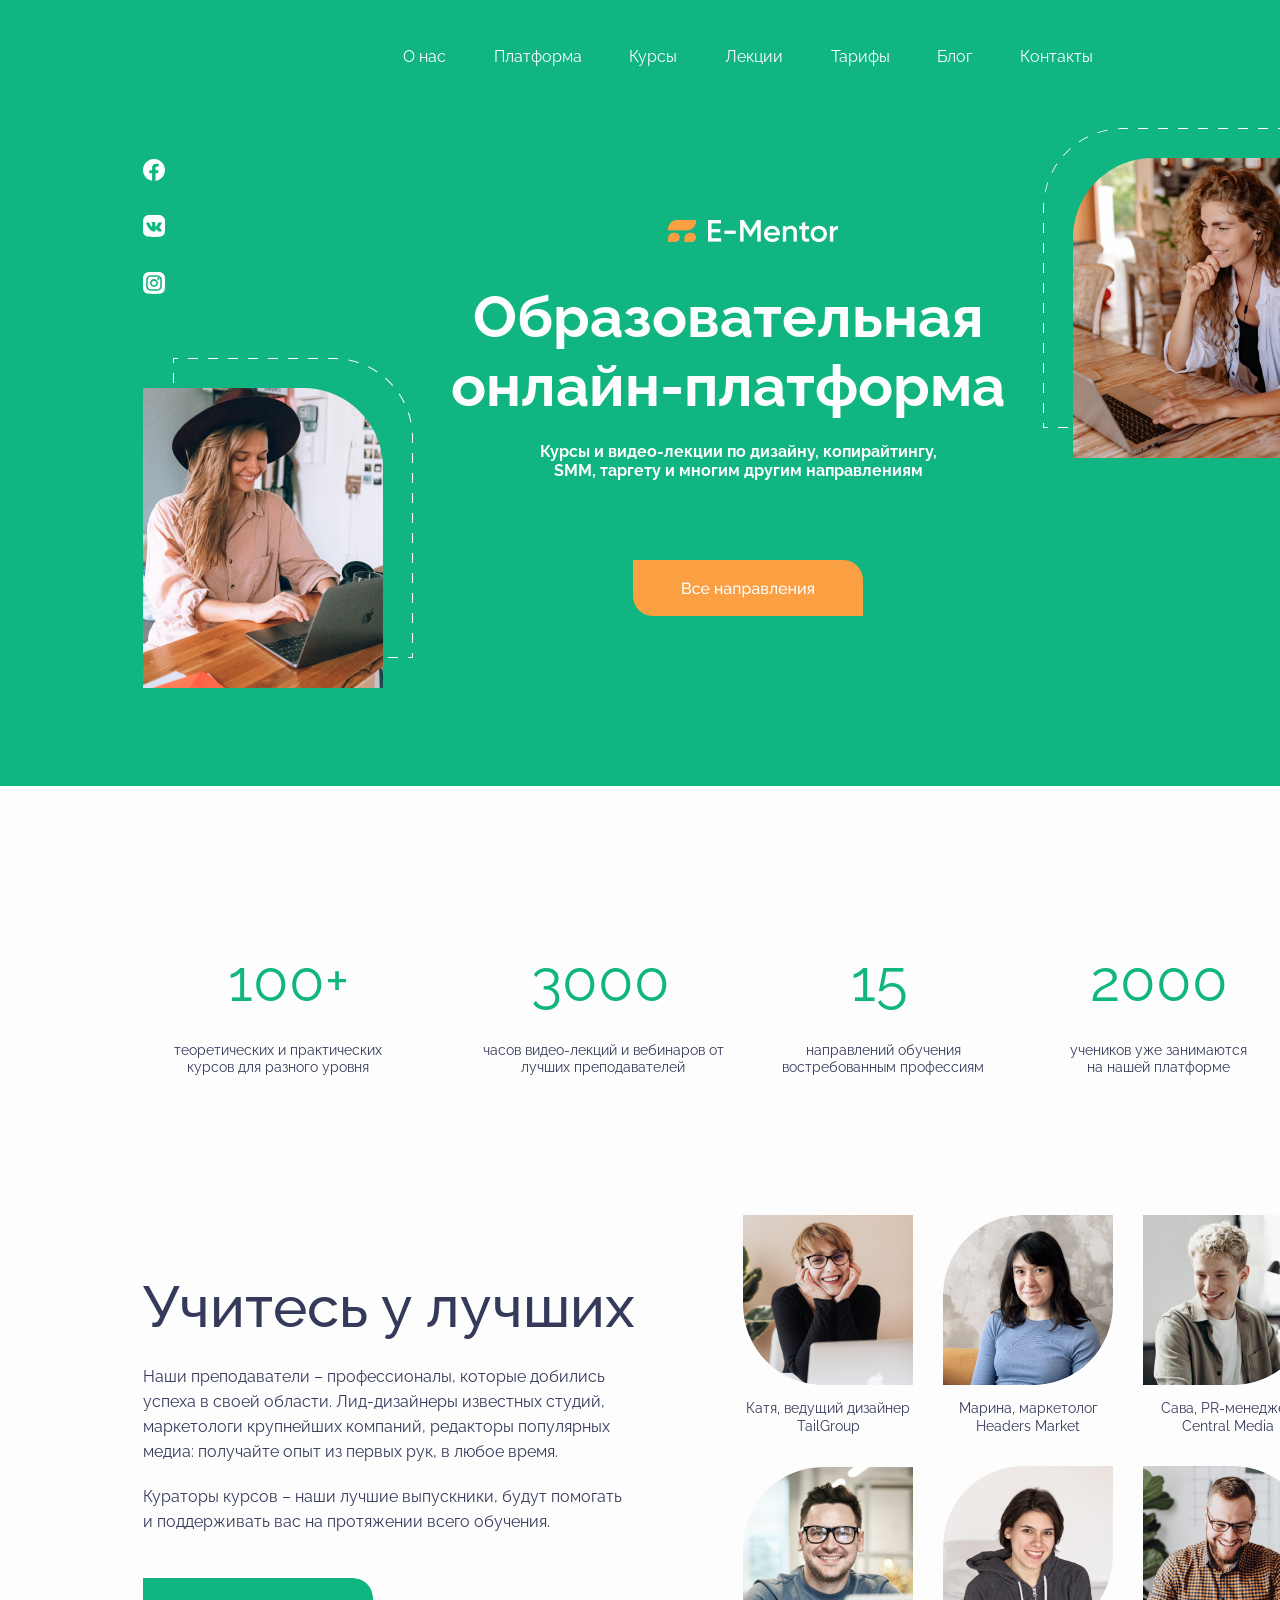
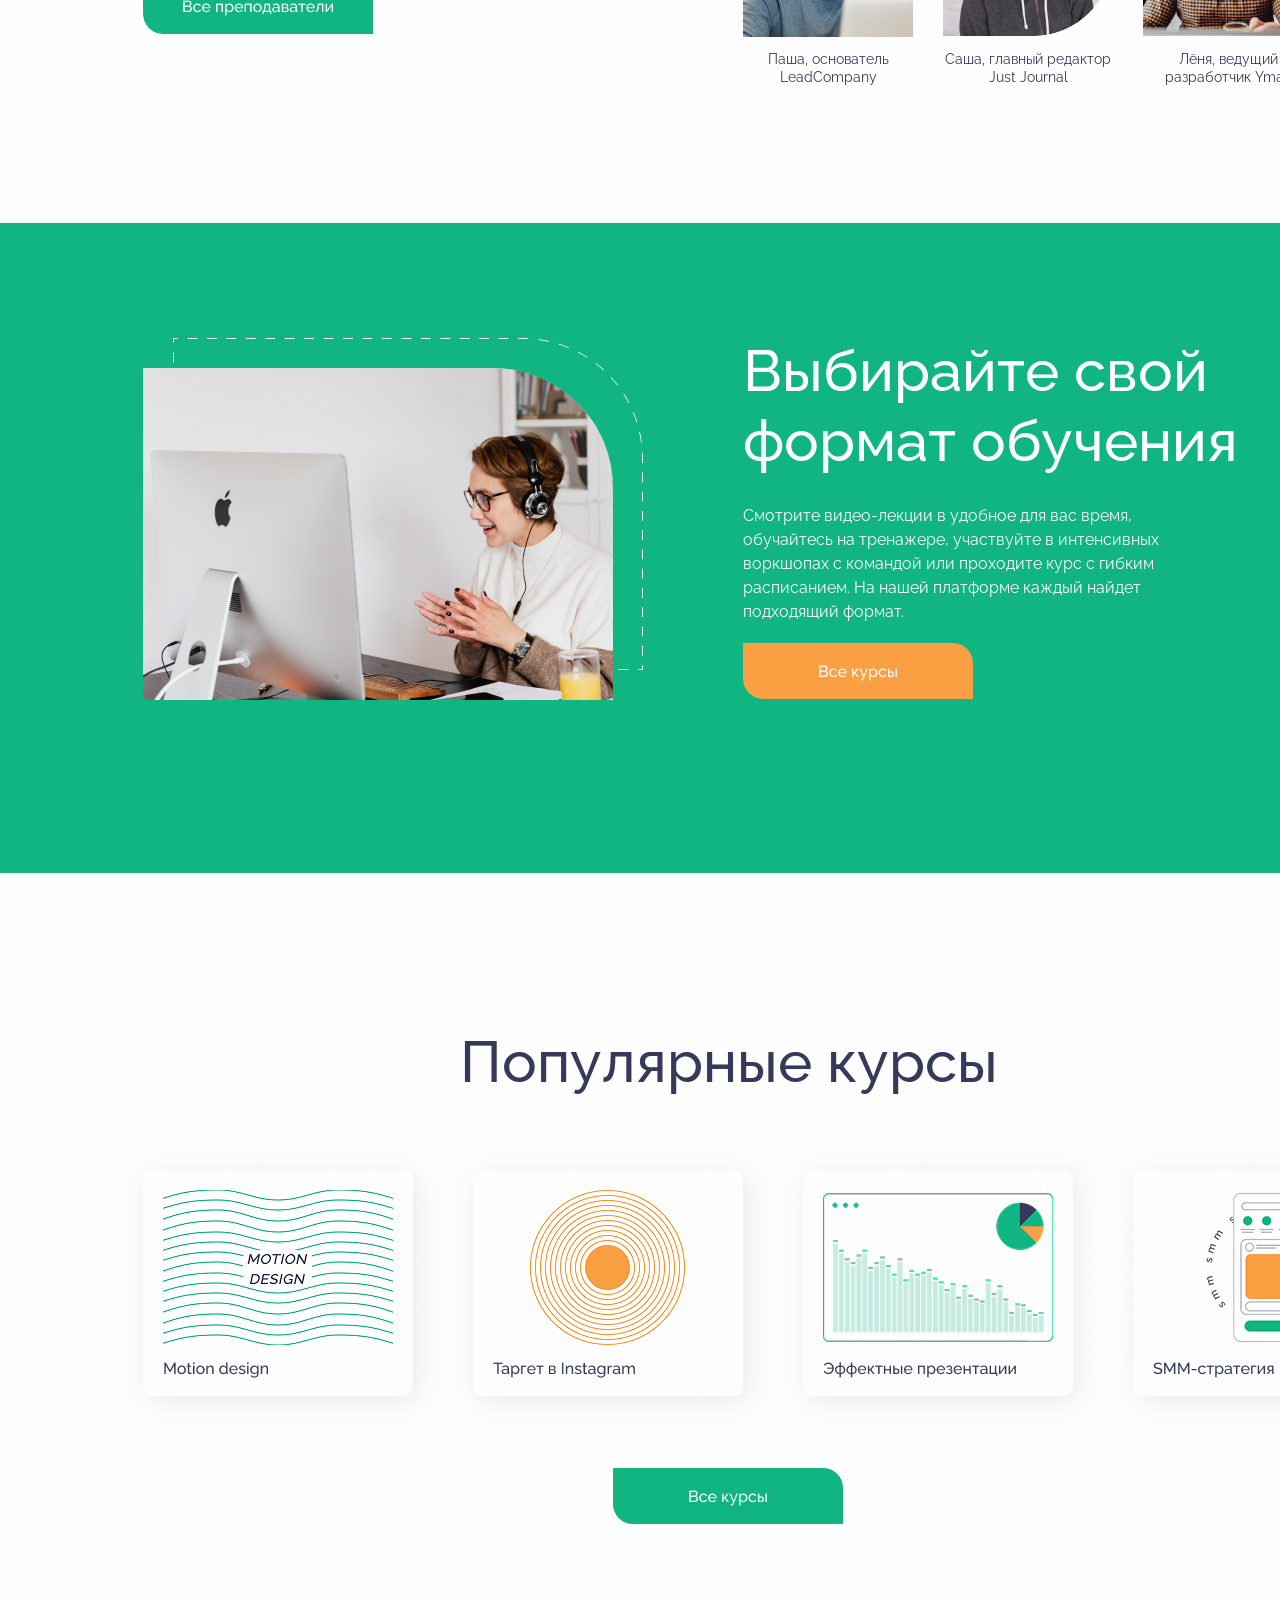
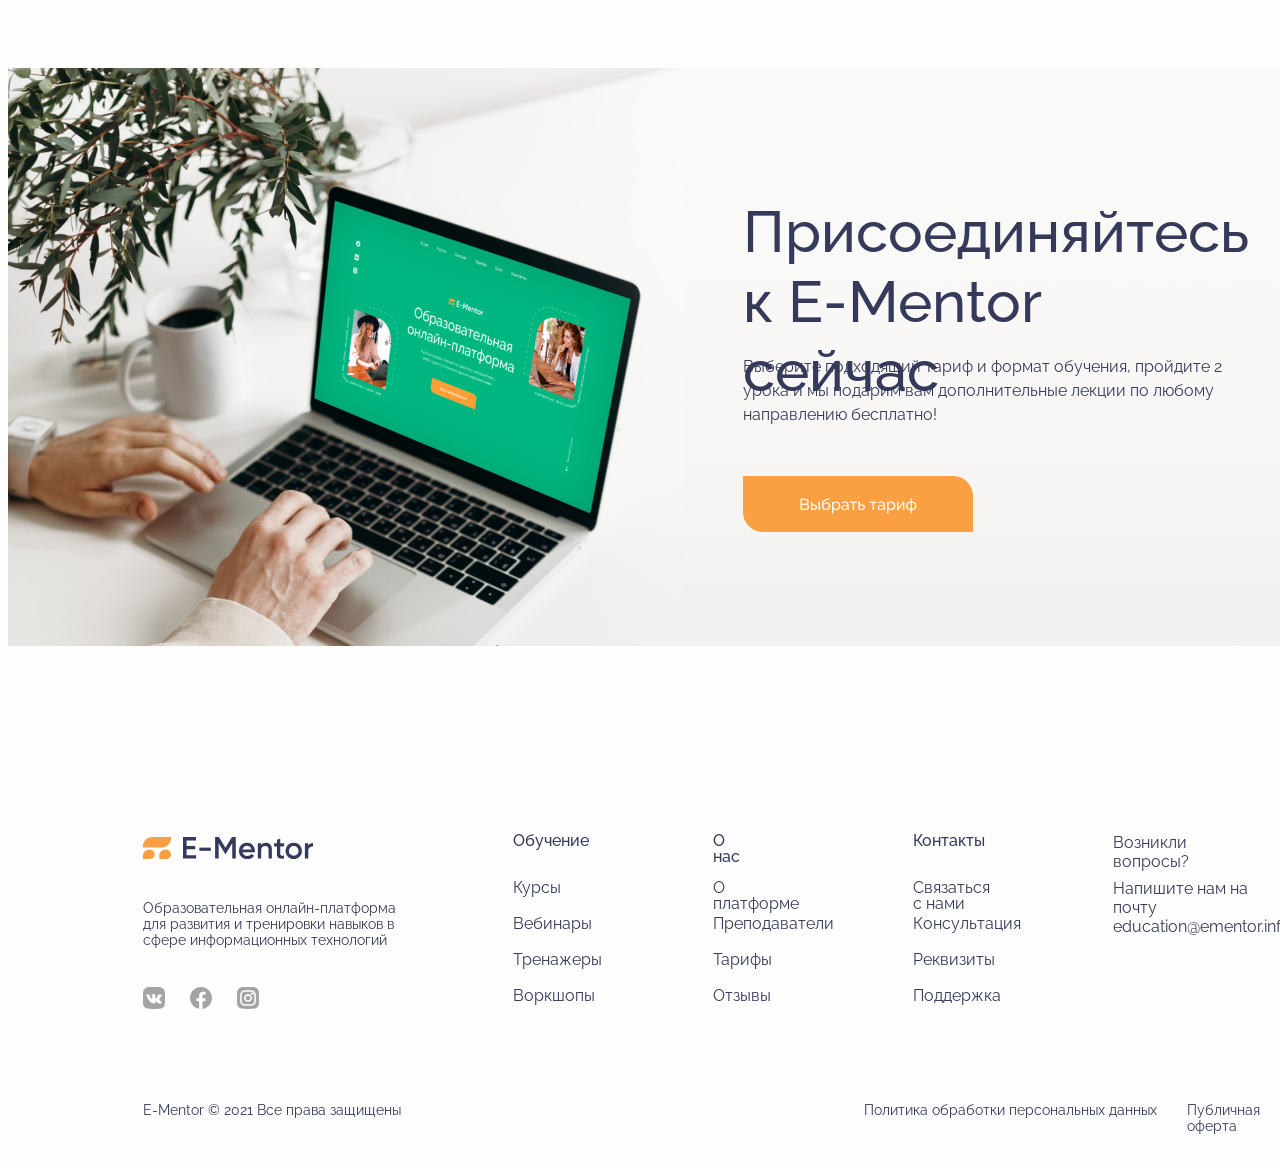
<file: index.html>
<!DOCTYPE html>
<html lang="en">

<head>
    <meta charset="UTF-8">
    <meta name="viewport" content="width=device-width, initial-scale=1.0">
    <title>Kyrsowaya</title>
    <link rel="stylesheet" href="3d.css">
    <link rel="preconnect" href="https://fonts.googleapis.com">
    <link rel="preconnect" href="https://fonts.gstatic.com" crossorigin>
    <link href="https://fonts.googleapis.com/css2?family=Raleway:ital,wght@0,100..900;1,100..900&display=swap" rel="stylesheet">
</head>

<body>
    <div class="background"> </div>

    <header class="head">
            <a class="texthead" href="#">О нас</a>
            <a class="texthead" href="#">Платформа</a>
            <a class="texthead" href="#">Курсы</a>
            <a class="texthead" href="#">Лекции</a>
            <a class="texthead" href="#">Тарифы</a>
            <a class="texthead" href="#">Блог</a>
            <a class="texthead" href="#">Контакты</a>
    </header>
    
   <div class="logotype"> 
        <img class="photo" src="img/icon.png" alt="icon"> 
        <img class="text555" src="img/e-mentor.png" alt="E-Mentor"> 
    </div>
    
    <div class="topmid">
        <h1 class="mid1">Образовательная онлайн-платформа</h1>
        <h6 class="mid2">Курсы и видео-лекции по дизайну, копирайтингу, SMM, таргету и многим другим направлениям</h6>
        <a href="#"><img class="midimg" src="img/orange.png" alt="orange"></a>
    </div>

    <div class="cotseti">
        <a class="c1" href="#"><img src="img/cotceti/icon1.svg" alt="icon3"></a>
        <a class="c2" href="#"><img src="img/cotceti/icon.svg" alt="icon1"></a>
        <a class="c3" href="#"><img src="img/cotceti/icon2.svg" alt="icon2"></a>
    </div>

    <div class="img1" >
        <img src="img/1.png" alt="img1">
    </div>

    <div>
        <img class="img2" src="img/2.png" alt="img2">
    </div>

    <img class="scrolldw" src="img/scroll down.png" alt="">

    <div class="num">
        <p class="n100">100+</p>
        <p class="n3000">3000</p>
        <p class="n15" >15</p>
        <p class="n2000">2000</p>
    </div>

    <div class="ntext">
        <p class="tt1">
             теоретических и практических
            курсов для разного уровня
        </p>
        <p class="tt2">
            часов видео-лекций и вебинаров
            от лучших преподавателей
        </p>
        <p class="tt3">
            направлений обучения востребованным профессиям
        </p>
        <p class="tt4">
            учеников уже занимаются
            на нашей платформе
        </p>
    </div>

    <p class="sast1" >Учитесь у лучших</p>

    <p class="sast2">
        Наши преподаватели – профессионалы, которые добились успеха в 
        своей области. Лид-дизайнеры известных студий, 
        маркетологи крупнейших компаний, редакторы популярных медиа: 
        получайте опыт из первых рук, в любое время. 
    </p>

    <p class="sast3" >
        Кураторы курсов – 
        наши лучшие выпускники, будут помогать и поддерживать вас на 
        протяжении всего обучения.
    </p>

    <a href="#"><img class="sasbutton" src="img/green.png" alt="button"></a>

    <div class="grupal">
        <img class="ph1" src="img/ludi/1.jpg" alt="photo">
        <img class="ph2" src="img/ludi/2.jpg" alt="photo">
        <img class="ph3" src="img/ludi/3.jpg" alt="photo">
        <img class="ph4" src="img/ludi/4.jpg" alt="photo">
        <img class="ph5" src="img/ludi/5.jpg" alt="photo">
        <img class="ph6" src="img/ludi/6.jpg" alt="photo">
    </div>

    <div class="textl">
        <p class="t1">Катя, ведущий дизайнер TailGroup</p>
        <p class="t2">Марина, маркетолог Headers Market</p>
        <p class="t3">Сава, PR-менеджер Central Media</p>
        <p class="t4">Паша, основатель LeadCompany</p>
        <p class="t5">Саша, главный редактор Just Journal</p>
        <p class="t6">Лёня, ведущий разработчик Ymail</p>
    </div>

    <div class="background2"> </div>

    <img class="m123" src="img/photo.jpg" alt="photomid">
    <img class="m321" src="img/dash line.png" alt="line">    
    
    <p class="text123">
        Выбирайте свой формат обучения
    </p>
    
    <p class="text321">
        Смотрите видео-лекции в удобное для вас время, обучайтесь на тренажере, участвуйте в интенсивных воркшопах
        с командой или проходите курс с гибким расписанием.
        На нашей платформе каждый найдет подходящий формат.
    </p>

    <a href="#"><img class="button123" src="img/orange2.png" alt="button"></a>

    <p class="t345">Популярные курсы</p>

    <div class="pops" >
        <img src="img/logl/1.png" alt="123">
        <img src="img/logl/2.png" alt="345">
        <img src="img/logl/3.png" alt="567">
        <img src="img/logl/4.png" alt="678">
    </div>

    <a class="popsbutton" href="#"><img src="img/logl/green.png" alt="button"></a>

    
    <div class="last">
        <img class="backgroundphoto" src="img/last/photo.png" alt="backgroundphoto">

        <p class="lasttext" >
            Присоединяйтесь
            к E-Mentor сейчас
        </p>

        <p class="lasttext2" >
            Выберите подходящий тариф и 
            формат обучения, пройдите 2 урока и мы подарим
             вам дополнительные лекции по любому направлению бесплатно!
        </p>

        <a class="lastbutton" href="#"><img src="img/last/orange.png" alt="button-dudka"></a>
    </div>

    <div class="downline">
        <img class="logodown" src="img/last/logotype.svg" alt="logo">
        <p class="d1" >
            Образовательная онлайн-платформа для развития и тренировки навыков в сфере информационных технологий
        </p>

        <div class="sotseti">
            <a class="ss1" href="#"><img src="img/cotceti/icon.svg" alt="button"></a>
            <a class="ss2" href="#"><img src="img/cotceti/icon1.svg" alt="button"></a>
            <a class="ss3" href="#"><img src="img/cotceti/icon2.svg" alt="button"></a>
        </div>

        <!-- <img class="l1" src="/HTML/Курсовая/img/downlast/learning.png" alt="1"> -->
        <!-- <img class="l2" src="/HTML/Курсовая/img/downlast/about.png" alt="2"> -->
        <!-- <img class="l3" src="/HTML/Курсовая/img/downlast/contacts.png" alt="3">
        <img class="l4" src="/HTML/Курсовая/img/downlast/e-mail.png" alt="1"> -->

        <p class="las1" >E-Mentor © 2021 Все права защищены</p>
        <p class="las2" >Политика обработки персональных данных</p>
        <p class="las3" >Публичная оферта</p>
    </div>

        <div class="ttt">
            <p class="textl1">Обучение</p>
            <p class="textl2">Курсы</p>
            <p class="textl3">Вебинары</p>
            <p class="textl4">Тренажеры</p>
            <p class="textl5">Воркшопы</p>

            <p class="textj1">О нас</p>
            <p class="textj2">О платформе</p>
            <p class="textj3">Преподаватели</p>
            <p class="textj4">Тарифы</p>
            <p class="textj5">Отзывы</p>

            <p class="texty1">Контакты</p>
            <p class="texty2">Связаться с нами</p>
            <p class="texty3">Консультация</p>
            <p class="texty4">Реквизиты</p>
            <p class="texty5">Поддержка</p>

            <p class="tetxs1">Возникли вопросы?</p>
            <a href="#"><p class="tetxs2">Напишите нам на почту education@ementor.info</p></a>
        </div>
       

    <div class="secret">
        
    </div>
    
</body>
</html>
</file>
<file: 3d.css>
body{
position: relative;
width: 1440px;
height: 4114px;
background: #FDFDFD;

}

.background{
    background-color: #10b581; 
    margin-left: -10px;
    margin-top: -22px;
    width: 101%;
    height: 800px; 
    position: absolute;
    z-index: -10;
    /* padding-left: 200px; */
}

.head{
    margin-left: 395px;
    width: 690px;
    height: 24px;
    margin-top: 36px;
    text-decoration: none; 
    justify-content: space-between;
    align-items: center;
    display: flex;
    font-family: Raleway;
    position: absolute;

}
    
.texthead{
    text-decoration: none; 
    color: #ffffff;
}

.photo{
    position: absolute;
    width: 28;
    height: 22;
    top: 212px;
    left: 660px;
}

.text555{
    position: absolute;
    width: 28;
    height: 22;
    top: 212px;
    left: 700px;
    font-family: Raleway;
}

.mid1{
    position: absolute;
    margin-top: 274px;
    font-family: Raleway;
    font-size: 58px;
    color: #FDFDFD;
    width: 600px;
    margin-left: 420px;
    text-align: center;
}

.mid2{
    position: absolute;
    margin-top: 434px;
    font-family: "Raleway", sans-serif;
    font-size: 16px;
    color: #FDFDFD;
    width: 400px;
    margin-left: 530px;
    text-align: center;
}

.midimg{
    position: absolute;
    margin-left: 625px;
    margin-top: 552px;
    transition: all .3s ease;
}

.midimg:hover{
    transform: scale(0.8); 
}

.cotseti{
    position: absolute;
    display: flex;
    flex-direction: column;
    justify-content: space-evenly;
    height: 200px;
    margin-top: 120px;
    margin-left: 135px;
}

.c1{
    transition: all .2s ease;
}

.c1:hover{
    transform: scale(1.3); 
}

.c2{
    transition: all .2s ease;
}

.c2:hover{
    transform: scale(1.3); 
}

.c3{
    transition: all .2s ease;
}

.c3:hover{
    transform: scale(1.3); 
}

.img1{
    position: absolute;
    width: 270;
    height: 330;
    top: 350px;
    left: 135px;
    border-top-right-radius: 80px;
    border-width: 1px;
}

.img2{
    position: absolute;
    width: 270;
    height: 330;
    top: 120px;
    left: 1035px;
    border-top-left-radius: 80px;
    border-width: 1px;
}

.scrolldw{
    position: absolute;
    width: 10;
    height: 129;
    top: 551px;
    left: 1295px;
}

.num{
    top: 880px;
    left: 135px; 
    justify-content: space-between;
    align-items: center;
    display: flex;
    font-size: 58px;
    font-family: "Raleway", sans-serif;
    position: absolute;
    width: 1170px;
    color: #10b581;
}

.n100{
    margin-left: 85px;
}
.n2000{
    margin-right: 85px;
}

.ntext{
    top: 1020px;
    left: 135px; 
    justify-content: space-between;
    align-items: center;
    display: flex;
    font-size: 14px;
    font-family: "Raleway", sans-serif;
    position: absolute;
    width: 1170px;
    color: #353A5A;
}

.tt1{
    font-family: Raleway;
    font-weight: 400;
    font-size: 14px;
    line-height: 120%;
    letter-spacing: 0%;
    text-align: center;
    width: 250px;
    margin-left: 10px;
}

.tt2{
    font-family: Raleway;
    font-weight: 400;
    font-size: 14px;
    line-height: 120%;
    letter-spacing: 0%;
    text-align: center;
    width: 280px;
    margin-left: 45px;
}

.tt3{
    font-family: Raleway;
    font-weight: 400;
    font-size: 14px;
    line-height: 120%;
    letter-spacing: 0%;
    text-align: center;
    width: 250px;
    margin-right: 45px;
}

.tt4{
    font-family: Raleway;
    font-weight: 400;
    font-size: 14px;
    line-height: 120%;
    letter-spacing: 0%;
    text-align: center;
    width: 180px;
    margin-right: 65px;
}

.sast1{
    position: absolute;
    width: 491;
    height: 58;
    top: 1212px;
    left: 135px;
    font-family: Raleway;
    font-weight: 500;
    font-size: 58px;
    line-height: 100%;
    letter-spacing: 0%;
    color: #353A5A;
}

.sast2{
    position: absolute;
    width: 480px;
    height: 100;
    top: 1340px;
    left: 135px;
    font-family: Raleway;
    font-size: 16px;
    line-height: 25px;
    color: #353A5A;
}

.sast3{
    position: absolute;
    width: 480px;
    height: 100;
    top: 1460px;
    left: 135px;
    font-family: Raleway;
    font-size: 16px;
    line-height: 25px;
    color: #353A5A;
}

.sasbutton{
    position: absolute;
    width: 230;
    height: 56;
    top: 1570px;
    left: 135px;
    border-top-right-radius: 20px;
    border-bottom-left-radius: 20px;
    transition: all .3s ease;
}

.sasbutton:hover{
    transform: scale(0.8); 
}

.grupal{
    position: absolute;
    margin-top: 60px;
}

.ph1{
    position: absolute;
    width: 170;
    height: 170;
    top: 1147px;
    left: 735px;
    border-bottom-left-radius: 80px;
}

.ph2{
    width: 170;
    height: 170;
    top: 1147px;
    left: 935px;
    border-top-left-radius: 80px;
    border-bottom-right-radius: 80px;
    position: absolute;
}

.ph3{
    width: 170;
    height: 170;
    top: 1147px;
    left: 1135px;
    border-bottom-right-radius: 80px;
    position: absolute;
}

.ph4{
    position: absolute;
    width: 170;
    height: 170;
    top: 1399px;
    left: 735px;
    border-top-left-radius: 80px;
}

.ph5{
    position: absolute;
    width: 170;
    height: 170;
    top: 1398px;
    left: 935px;
    border-top-left-radius: 80px;
    border-bottom-right-radius: 80px;
} 

.ph6{
    position: absolute;
    width: 170;
    height: 170;
    top: 1398px;
    left: 1135px;
    border-top-right-radius: 80px;
}

.textl{
    position: absolute;
    margin-top: 45px;
}

.t1{
    position: absolute;
    width: 170px;
    top: 1332px;
    left: 735px;
    font-family: Raleway;
    font-weight: 400;
    font-size: 14px;
    line-height: 130%;
    letter-spacing: 0%;
    text-align: center;
    color: #353A5A;
}

.t2{
    position: absolute;
    width: 170px;
    height: 36;
    top: 1332px;
    left: 935px;
    font-family: Raleway;
    font-weight: 400;
    font-size: 14px;
    line-height: 130%;
    letter-spacing: 0%;
    text-align: center;
    color: #353A5A;
}

.t3{
    position: absolute;
    width: 170px;
    height: 36;
    top: 1332px;
    left: 1135px;
    font-family: Raleway;
    font-weight: 400;
    font-size: 14px;
    line-height: 130%;
    letter-spacing: 0%;
    text-align: center;
    color: #353A5A;
}

.t4{
    position: absolute;
    width: 170px;
    height: 36;
    top: 1583px;
    left: 735px;
    font-family: Raleway;
    font-weight: 400;
    font-size: 14px;
    line-height: 130%;
    letter-spacing: 0%;
    text-align: center; 
    color: #353A5A;
}

.t5{
    position: absolute;
    width: 170px;
    height: 36;
    top: 1583px;
    left: 935px;
    font-family: Raleway;
    font-weight: 400px;
    font-size: 14px;
    line-height: 130%;
    letter-spacing: 0%;
    text-align: center;     
    color: #353A5A;   
}

.t6{
    position: absolute;
    width: 170px;
    height: 36;
    top: 1583px;
    left: 1135px;
    font-family: Raleway;
    font-weight: 400px;
    font-size: 14px;
    line-height: 130%;
    letter-spacing: 0%;
    text-align: center;       
    color: #353A5A; 
}

.background2{
    background-color: #10b581; 
    margin-left: -10px;
    margin-top: 1815px;
    width: 101%;
    height: 650px; 
    position: absolute;
    z-index: -10;
}

.m123{
    position: absolute;
    width: 470px;
    height: 332px;
    top: 1960px;
    left: 135px;
    border-top-right-radius: 120px;
}

.m321{
    position: absolute;
    width: 470px;
    height: 332px;
    top: 1930px;
    left: 165px;
    border-top-right-radius: 120px;
    z-index: -1;
}

.text123{
    position: absolute;
    width: 500px;
    height: 140px;
    top: 1870px;
    left: 735px;
    font-family: Raleway;
    font-weight: 500;
    font-size: 58px;
    line-height: 120%;
    letter-spacing: 0%;    
    color: #FDFDFD;
}

.text321{
    position: absolute;
    width: 479px;
    height: 96px;
    top: 2080px;
    left: 735px;
    font-family: Raleway;
    font-weight: 400px;
    font-size: 16px;
    line-height: 150%;
    letter-spacing: 0%;      
    color: #FDFDFD;  
}

.button123{
    position: absolute;
    width: 230;
    height: 56;
    top: 2235px;
    left: 735px;
    border-top-right-radius: 20px;
    border-bottom-left-radius: 20px;
    transition: all .3s ease;
}

.button123:hover{
   transform: scale(0.8); 
}

.t345{
    position: absolute;
 
    top: 2561px;
    left: 452px;
    font-family: Raleway;
    font-weight: 500;
    font-size: 58px;
    text-align: center;
    color: #353A5A;
}

.pops{
    position: absolute;
    width: 1170px;
    height: 460px;
    top: 2650px;
    left: 110px;
    justify-content: space-between;
    align-items: center;
    display: flex;
}

.popsbutton{
    position: absolute;
    width: 230;
    height: 56;
    top: 3060px;
    left: 605px;
    border-top-right-radius: 20px;
    border-bottom-left-radius: 20px;
    transition: all .3s ease;
}

.popsbutton:hover{
    transform: scale(0.8); 
}

.backgroundphoto{
    position: absolute;
    width: 1440;
    height: 578;
    top: 3260px;
    z-index: -10;
}

.downline{
    position: absolute;
    top: 210px;
}

.lasttext{
    position: absolute;
    width: 508px;
    height: 140px;
    top: 3331px;
    left: 735px;
    font-family: Raleway;
    font-weight: 500;
    font-size: 58px;
    line-height: 120%;
    letter-spacing: 0%;
    color: #353A5A;
}

.lasttext2{
    position: absolute;
    width: 508px;
    height: 72px;
    top: 3531px;
    left: 735px;
    font-family: Raleway;
    font-weight: 400;
    font-size: 16px;
    line-height: 150%;
    letter-spacing: 0%;
    color: #353A5A;
}

.lastbutton{
    position: absolute;
    top: 3668px;
    left: 735px;
    border-top-right-radius: 20px;
    border-bottom-left-radius: 20px;
    transition: all .3s ease;
}

.lastbutton:hover{
    transform: scale(0.8); 
}

.logodown{
    position: absolute;
    top: 3819px;
    left: 135px;
}

.d1{
    position: absolute;
    width: 270px;
    height: 54px;
    top: 3868px;
    left: 135px;
    font-family: Raleway;
    color: #353A5A;
    font-size: 14px;
}

/* .sotseti{
    position: absolute;
    width: 116px;
    height: 22px;
    top: 3969px;
    l]
} */

.ss1{
    position: absolute;
    width: 22px;
    height: 22px;
    top: 3969px;
    left: 135px;
    filter: brightness(0.65);
    transition: all .5s ease;
}

.ss2{
    position: absolute;
    width: 22px;
    height: 22px;
    top: 3969px;
    left: 182px;
    filter: brightness(0.65);
    transition: all .5s ease;
}

.ss3{
    position: absolute;
    width: 22px;
    height: 22px;
    top: 3969px;
    left: 229px;
    filter: brightness(0.65);
    transition: all .5s ease;
}

.ss3:hover{
    transform: scale(1.5); 
}
.ss2:hover{
    transform: scale(1.5); 
}
.ss1:hover{
    transform: scale(1.5); 
}

.ttt{
    position: absolute;
    top: 190px;
    color: #353A5A;

}

.textl1{
    position: absolute;
    top: 3819px;
    left: 505px;
    font-family: Raleway;
    font-weight: 500;
    font-size: 16px;
    line-height: 100%;
    letter-spacing: 0%;
}

.textl2{
    position: absolute;
    top: 3866px;
    left: 505px;
    font-family: Raleway;
    font-weight: 400;
    font-size: 16px;
    line-height: 100%;
    letter-spacing: 0%;
}

.textl3{
    position: absolute;
    top: 3902px;
    left: 505px;
    font-family: Raleway;
    font-weight: 400;
    font-size: 16px;
    line-height: 100%;
    letter-spacing: 0%;
}

.textl4{
    position: absolute;
    top: 3938px;
    left: 505px;
    font-family: Raleway;
    font-weight: 400;
    font-size: 16px;
    line-height: 100%;
    letter-spacing: 0%;
}

.textl5{
    position: absolute;
    top: 3974px;
    left: 505px;
    font-family: Raleway;
    font-weight: 400;
    font-size: 16px;
    line-height: 100%;
    letter-spacing: 0%;
}

.textj1{
    position: absolute;
    top: 3819px;
    left: 705px;
    font-family: Raleway;
    font-weight: 500;
    font-size: 16px;
    line-height: 100%;
    letter-spacing: 0%;
}

.textj2{
    position: absolute;
    top: 3866px;
    left: 705px;
    font-family: Raleway;
    font-weight: 400;
    font-size: 16px;
    line-height: 100%;
    letter-spacing: 0%;
}

.textj3{
    position: absolute;
    top: 3902px;
    left: 705px;
    font-family: Raleway;
    font-weight: 400;
    font-size: 16px;
    line-height: 100%;
    letter-spacing: 0%;
}

.textj4{
    position: absolute;
    top: 3938px;
    left: 705px;
    font-family: Raleway;
    font-weight: 400;
    font-size: 16px;
    line-height: 100%;
    letter-spacing: 0%;
}

.textj5{
    position: absolute;
    top: 3974px;
    left: 705px;
    font-family: Raleway;
    font-weight: 400;
    font-size: 16px;
    line-height: 100%;
    letter-spacing: 0%;
}

.texty1{
    position: absolute;
    top: 3819px;
    left: 905px;
    font-family: Raleway;
    font-weight: 500;
    font-size: 16px;
    line-height: 100%;
    letter-spacing: 0%;
}

.texty2{
    position: absolute;
    top: 3866px;
    left: 905px;
    font-family: Raleway;
    font-weight: 400;
    font-size: 16px;
    line-height: 100%;
    letter-spacing: 0%;
}

.texty3{
    position: absolute;
    top: 3902px;
    left: 905px;
    font-family: Raleway;
    font-weight: 400;
    font-size: 16px;
    line-height: 100%;
    letter-spacing: 0%;
}

.texty4{
    position: absolute;
    top: 3938px;
    left: 905px;
    font-family: Raleway;
    font-weight: 400;
    font-size: 16px;
    line-height: 100%;
    letter-spacing: 0%;
}

.texty5{
    position: absolute;
    top: 3974px;
    left: 905px;
    font-family: Raleway;
    font-weight: 400;
    font-size: 16px;
    line-height: 100%;
    letter-spacing: 0%;
}


.tetxs1{
    position: absolute;
    top: 3819px;
    left: 1105px;
    font-family: Raleway;
    font-size: 16px;
}

.tetxs2{
    position: absolute;
    width: 182px;
    top: 3865px;
    left: 1105px;
    font-family: Raleway;
    font-size: 16px;
    color: #353A5A;
}

.l1{
    position: absolute;
    top: 3819px;
    left: 505px;
}

.l2{
    position: absolute;
    top: 3819px;
    left: 705px;
}

.l3{
    position: absolute;

    top: 3819px;
    left: 905px;

}

.l4{
    position: absolute;
    top: 3819px;
    left: 1105px;
}

.las1{
    position: absolute;
    width: 258px;
    top: 4070px;
    left: 135px;
    color: #353A5A;
    font-family: Raleway;
    font-size: 14px;
}

.las2{
    position: absolute;
    width: 293px;
    top: 4070px;
    left: 856px;
    color: #353A5A;
    font-family: Raleway;
    font-size: 14px;
}

.las3{
    position: absolute;
    width: 126px;
    top: 4070px;
    left: 1179px;
    color: #353A5A;
    font-family: Raleway;
    font-size: 14px;
}

.secret{
    width: 100%;
    height: 100px;
    position: absolute;
    top: 4260px;
}
</file>
